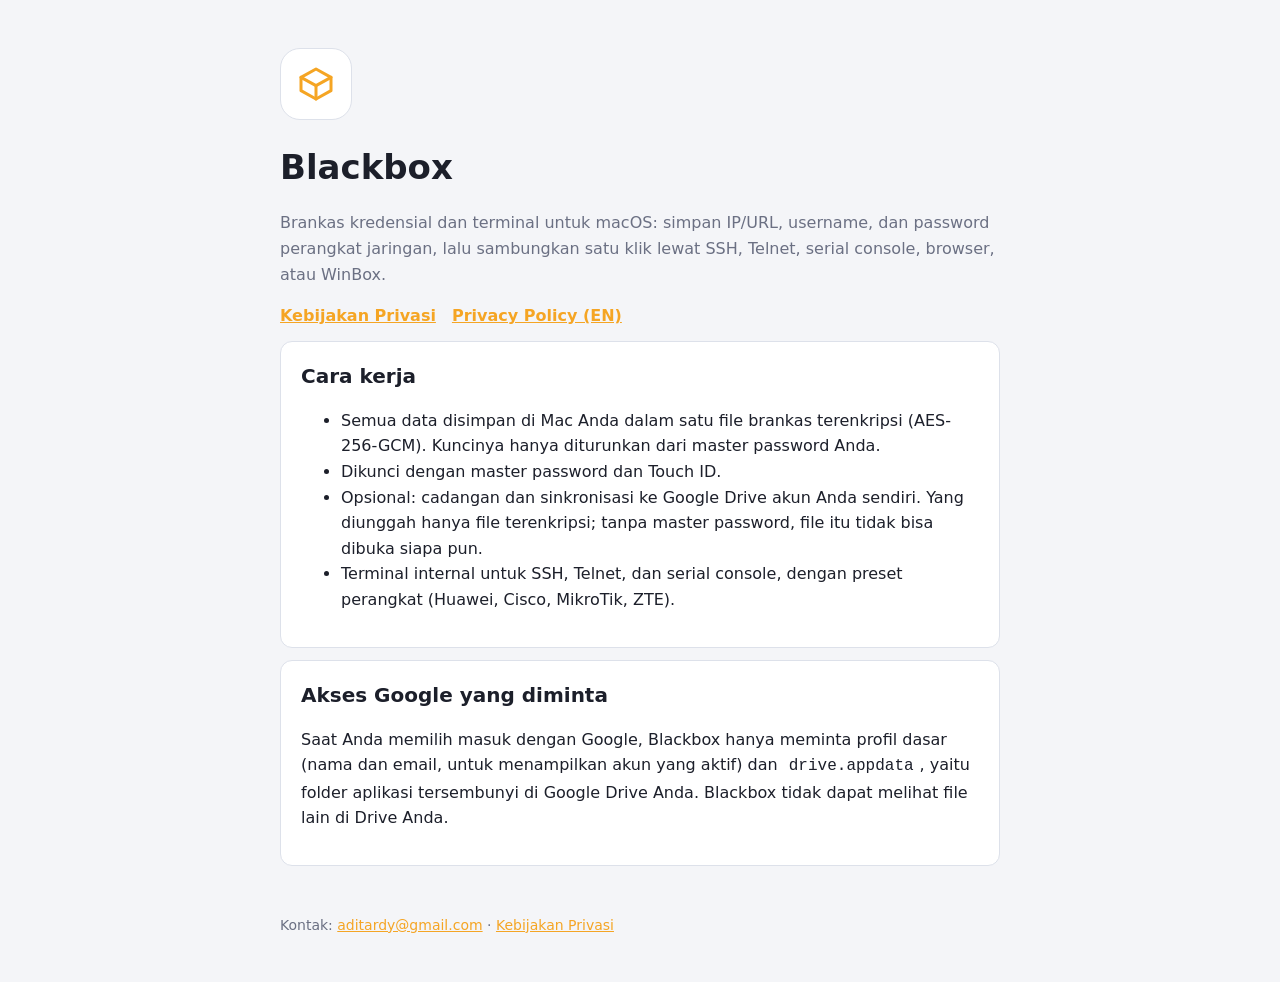
<file: index.html>
<!doctype html><html lang="id"><head><meta charset="utf-8"><meta name="viewport" content="width=device-width,initial-scale=1">
<title>Blackbox</title><link rel="stylesheet" href="style.css"></head><body><main>
<div class="logo"><svg width="40" height="40" viewBox="0 0 24 24" fill="none" stroke="#f5a524" stroke-width="1.8" stroke-linecap="round" stroke-linejoin="round"><path d="M21 8 12 3 3 8v8l9 5 9-5z"/><path d="M3 8l9 5 9-5"/><path d="M12 13v8"/></svg></div>
<h1>Blackbox</h1>
<p class="muted">Brankas kredensial dan terminal untuk macOS: simpan IP/URL, username, dan password perangkat jaringan, lalu sambungkan satu klik lewat SSH, Telnet, serial console, browser, atau WinBox.</p>
<nav><a href="privacy.html">Kebijakan Privasi</a><a href="privacy.html#en">Privacy Policy (EN)</a></nav>
<div class="card"><h2 style="margin-top:0">Cara kerja</h2>
<ul>
<li>Semua data disimpan di Mac Anda dalam satu file brankas terenkripsi (AES-256-GCM). Kuncinya hanya diturunkan dari master password Anda.</li>
<li>Dikunci dengan master password dan Touch ID.</li>
<li>Opsional: cadangan dan sinkronisasi ke Google Drive akun Anda sendiri. Yang diunggah hanya file terenkripsi; tanpa master password, file itu tidak bisa dibuka siapa pun.</li>
<li>Terminal internal untuk SSH, Telnet, dan serial console, dengan preset perangkat (Huawei, Cisco, MikroTik, ZTE).</li>
</ul></div>
<div class="card"><h2 style="margin-top:0">Akses Google yang diminta</h2>
<p>Saat Anda memilih masuk dengan Google, Blackbox hanya meminta profil dasar (nama dan email, untuk menampilkan akun yang aktif) dan <code>drive.appdata</code>, yaitu folder aplikasi tersembunyi di Google Drive Anda. Blackbox tidak dapat melihat file lain di Drive Anda.</p></div>
<footer>Kontak: <a href="mailto:aditardy@gmail.com">aditardy@gmail.com</a> · <a href="privacy.html">Kebijakan Privasi</a></footer>
</main></body></html>
</file>
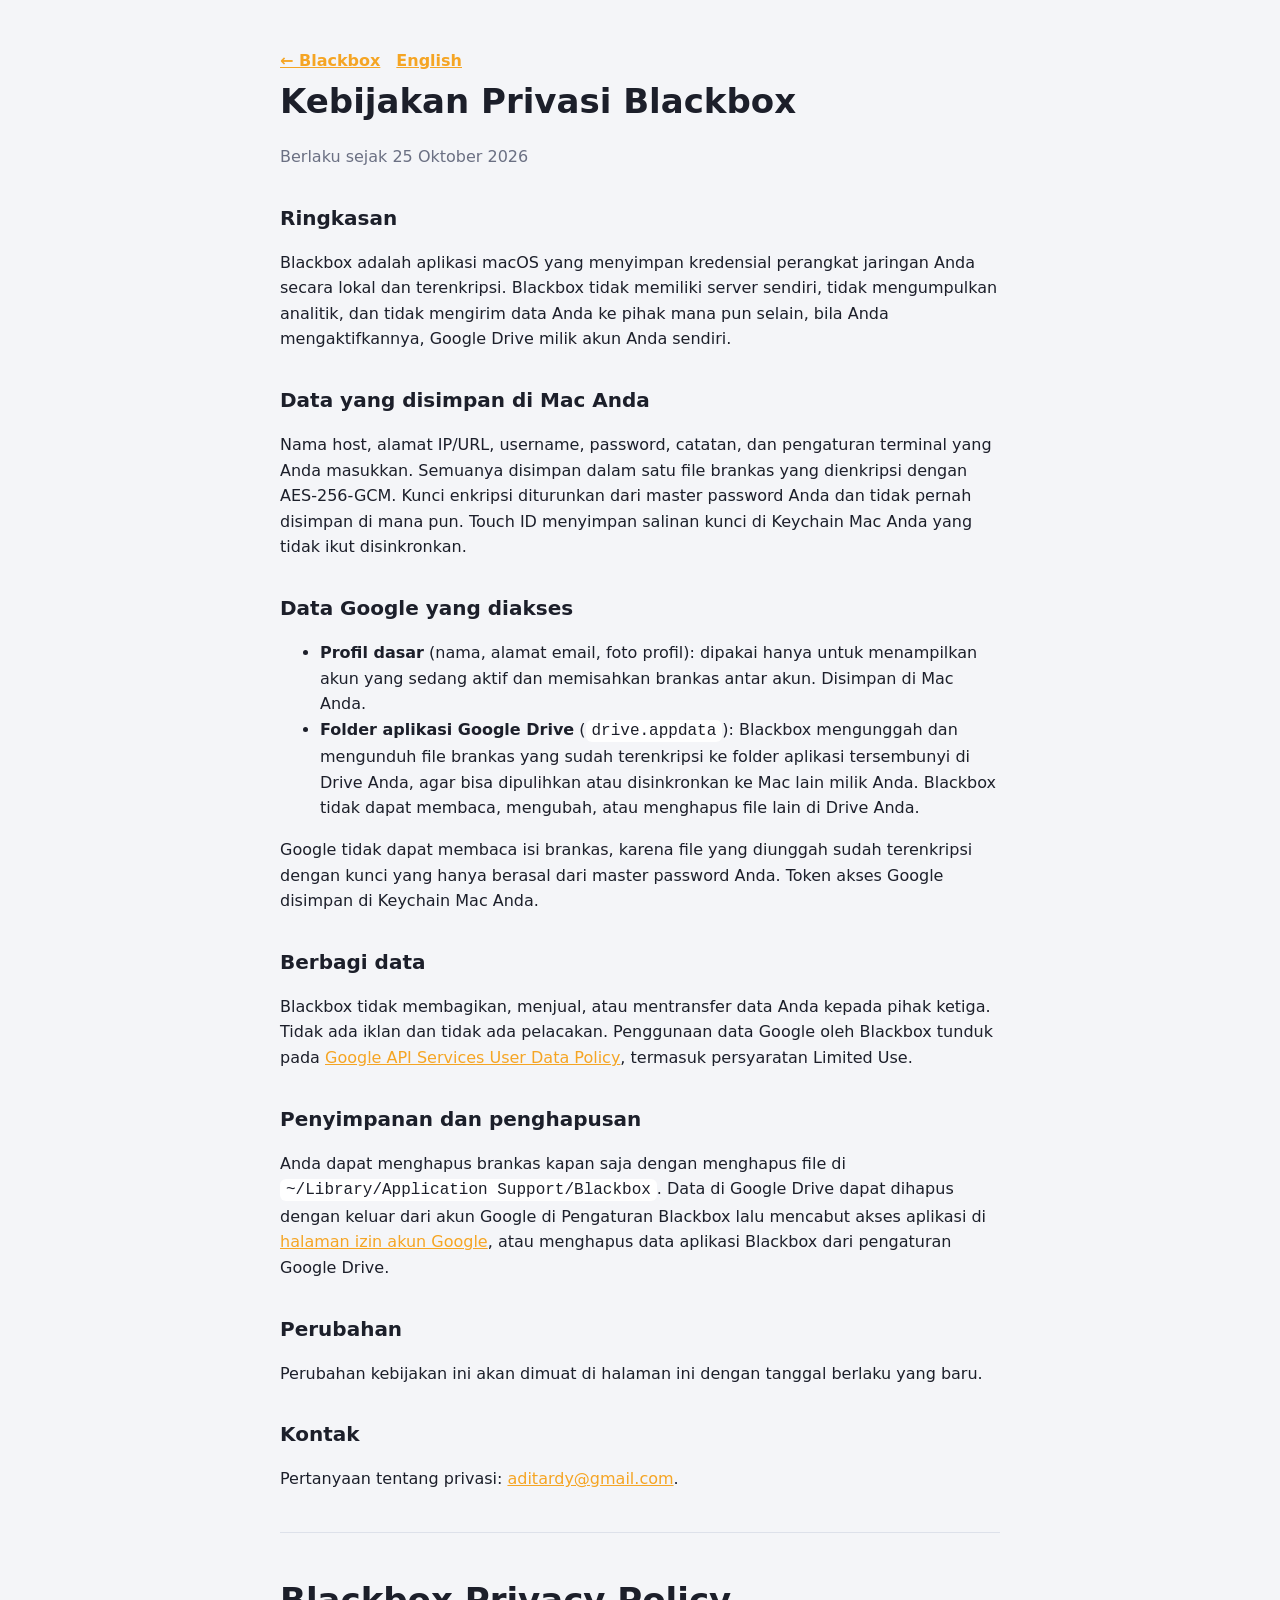
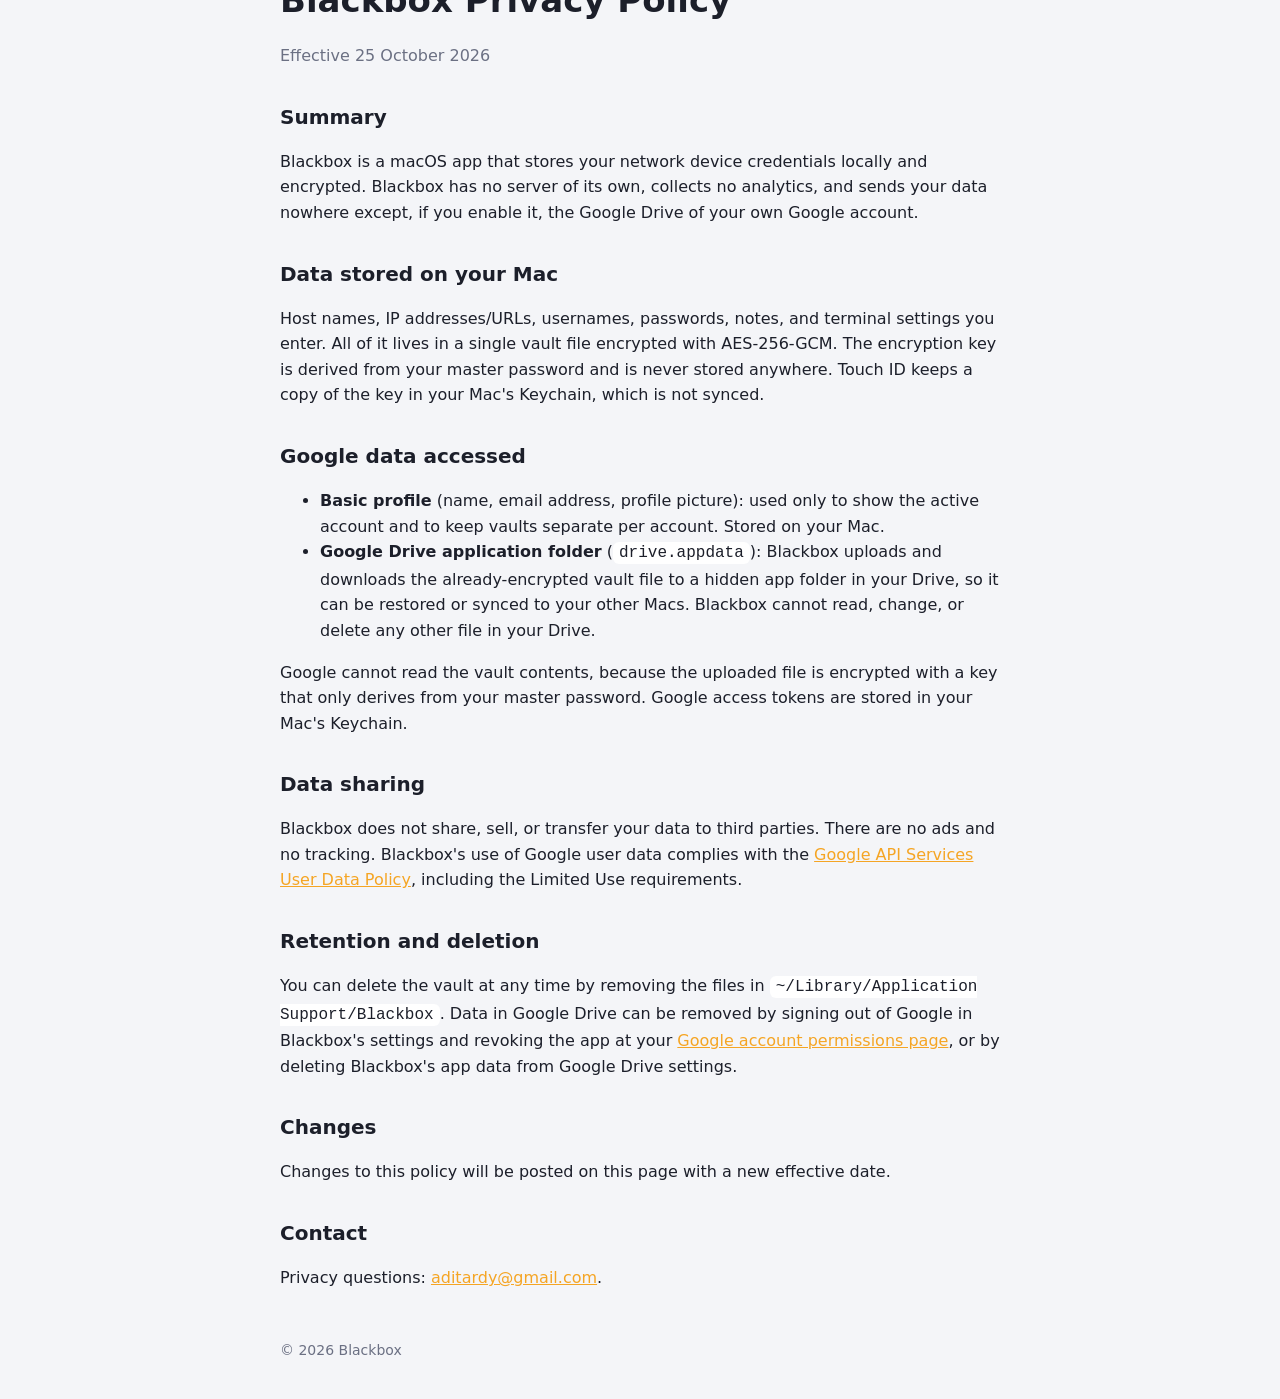
<file: privacy.html>
<!doctype html><html lang="id"><head><meta charset="utf-8"><meta name="viewport" content="width=device-width,initial-scale=1">
<title>Kebijakan Privasi Blackbox</title><link rel="stylesheet" href="style.css"></head><body><main>
<nav><a href="index.html">← Blackbox</a><a href="#en">English</a></nav>
<h1>Kebijakan Privasi Blackbox</h1>
<p class="muted">Berlaku sejak 25 Oktober 2026</p>
<h2>Ringkasan</h2>
<p>Blackbox adalah aplikasi macOS yang menyimpan kredensial perangkat jaringan Anda secara lokal dan terenkripsi. Blackbox tidak memiliki server sendiri, tidak mengumpulkan analitik, dan tidak mengirim data Anda ke pihak mana pun selain, bila Anda mengaktifkannya, Google Drive milik akun Anda sendiri.</p>
<h2>Data yang disimpan di Mac Anda</h2>
<p>Nama host, alamat IP/URL, username, password, catatan, dan pengaturan terminal yang Anda masukkan. Semuanya disimpan dalam satu file brankas yang dienkripsi dengan AES-256-GCM. Kunci enkripsi diturunkan dari master password Anda dan tidak pernah disimpan di mana pun. Touch ID menyimpan salinan kunci di Keychain Mac Anda yang tidak ikut disinkronkan.</p>
<h2>Data Google yang diakses</h2>
<ul>
<li><strong>Profil dasar</strong> (nama, alamat email, foto profil): dipakai hanya untuk menampilkan akun yang sedang aktif dan memisahkan brankas antar akun. Disimpan di Mac Anda.</li>
<li><strong>Folder aplikasi Google Drive</strong> (<code>drive.appdata</code>): Blackbox mengunggah dan mengunduh file brankas yang sudah terenkripsi ke folder aplikasi tersembunyi di Drive Anda, agar bisa dipulihkan atau disinkronkan ke Mac lain milik Anda. Blackbox tidak dapat membaca, mengubah, atau menghapus file lain di Drive Anda.</li>
</ul>
<p>Google tidak dapat membaca isi brankas, karena file yang diunggah sudah terenkripsi dengan kunci yang hanya berasal dari master password Anda. Token akses Google disimpan di Keychain Mac Anda.</p>
<h2>Berbagi data</h2>
<p>Blackbox tidak membagikan, menjual, atau mentransfer data Anda kepada pihak ketiga. Tidak ada iklan dan tidak ada pelacakan. Penggunaan data Google oleh Blackbox tunduk pada <a href="https://developers.google.com/terms/api-services-user-data-policy">Google API Services User Data Policy</a>, termasuk persyaratan Limited Use.</p>
<h2>Penyimpanan dan penghapusan</h2>
<p>Anda dapat menghapus brankas kapan saja dengan menghapus file di <code>~/Library/Application Support/Blackbox</code>. Data di Google Drive dapat dihapus dengan keluar dari akun Google di Pengaturan Blackbox lalu mencabut akses aplikasi di <a href="https://myaccount.google.com/permissions">halaman izin akun Google</a>, atau menghapus data aplikasi Blackbox dari pengaturan Google Drive.</p>
<h2>Perubahan</h2>
<p>Perubahan kebijakan ini akan dimuat di halaman ini dengan tanggal berlaku yang baru.</p>
<h2>Kontak</h2>
<p>Pertanyaan tentang privasi: <a href="mailto:aditardy@gmail.com">aditardy@gmail.com</a>.</p>

<hr style="border:0;border-top:1px solid var(--border);margin:40px 0">
<h1 id="en">Blackbox Privacy Policy</h1>
<p class="muted">Effective 25 October 2026</p>
<h2>Summary</h2>
<p>Blackbox is a macOS app that stores your network device credentials locally and encrypted. Blackbox has no server of its own, collects no analytics, and sends your data nowhere except, if you enable it, the Google Drive of your own Google account.</p>
<h2>Data stored on your Mac</h2>
<p>Host names, IP addresses/URLs, usernames, passwords, notes, and terminal settings you enter. All of it lives in a single vault file encrypted with AES-256-GCM. The encryption key is derived from your master password and is never stored anywhere. Touch ID keeps a copy of the key in your Mac's Keychain, which is not synced.</p>
<h2>Google data accessed</h2>
<ul>
<li><strong>Basic profile</strong> (name, email address, profile picture): used only to show the active account and to keep vaults separate per account. Stored on your Mac.</li>
<li><strong>Google Drive application folder</strong> (<code>drive.appdata</code>): Blackbox uploads and downloads the already-encrypted vault file to a hidden app folder in your Drive, so it can be restored or synced to your other Macs. Blackbox cannot read, change, or delete any other file in your Drive.</li>
</ul>
<p>Google cannot read the vault contents, because the uploaded file is encrypted with a key that only derives from your master password. Google access tokens are stored in your Mac's Keychain.</p>
<h2>Data sharing</h2>
<p>Blackbox does not share, sell, or transfer your data to third parties. There are no ads and no tracking. Blackbox's use of Google user data complies with the <a href="https://developers.google.com/terms/api-services-user-data-policy">Google API Services User Data Policy</a>, including the Limited Use requirements.</p>
<h2>Retention and deletion</h2>
<p>You can delete the vault at any time by removing the files in <code>~/Library/Application Support/Blackbox</code>. Data in Google Drive can be removed by signing out of Google in Blackbox's settings and revoking the app at your <a href="https://myaccount.google.com/permissions">Google account permissions page</a>, or by deleting Blackbox's app data from Google Drive settings.</p>
<h2>Changes</h2>
<p>Changes to this policy will be posted on this page with a new effective date.</p>
<h2>Contact</h2>
<p>Privacy questions: <a href="mailto:aditardy@gmail.com">aditardy@gmail.com</a>.</p>
<footer>© 2026 Blackbox</footer>
</main></body></html>
</file>
<file: style.css>
:root{color-scheme:light dark;--bg:#161a24;--card:#232938;--border:#2e3547;--text:#e8eaf0;--muted:#8c93a6;--accent:#f5a524}
@media (prefers-color-scheme:light){:root{--bg:#f4f5f8;--card:#fff;--border:#dde1ea;--text:#1c1f2a;--muted:#6b7083}}
*{box-sizing:border-box}body{margin:0;background:var(--bg);color:var(--text);font:16px/1.6 -apple-system,BlinkMacSystemFont,"Segoe UI",Inter,system-ui,sans-serif}
main{max-width:760px;margin:0 auto;padding:48px 20px}h1{font-size:34px;margin:0 0 8px}h2{font-size:20px;margin:32px 0 8px}p,li{color:var(--text)}.muted{color:var(--muted)}
.logo{width:72px;height:72px;border-radius:20px;background:var(--card);border:1px solid var(--border);display:flex;align-items:center;justify-content:center;margin-bottom:20px}
.card{background:var(--card);border:1px solid var(--border);border-radius:12px;padding:18px 20px;margin:12px 0}a{color:var(--accent)}nav a{margin-right:16px;font-weight:600}
footer{margin-top:48px;color:var(--muted);font-size:14px}code{background:var(--card);padding:2px 6px;border-radius:6px}
</file>
